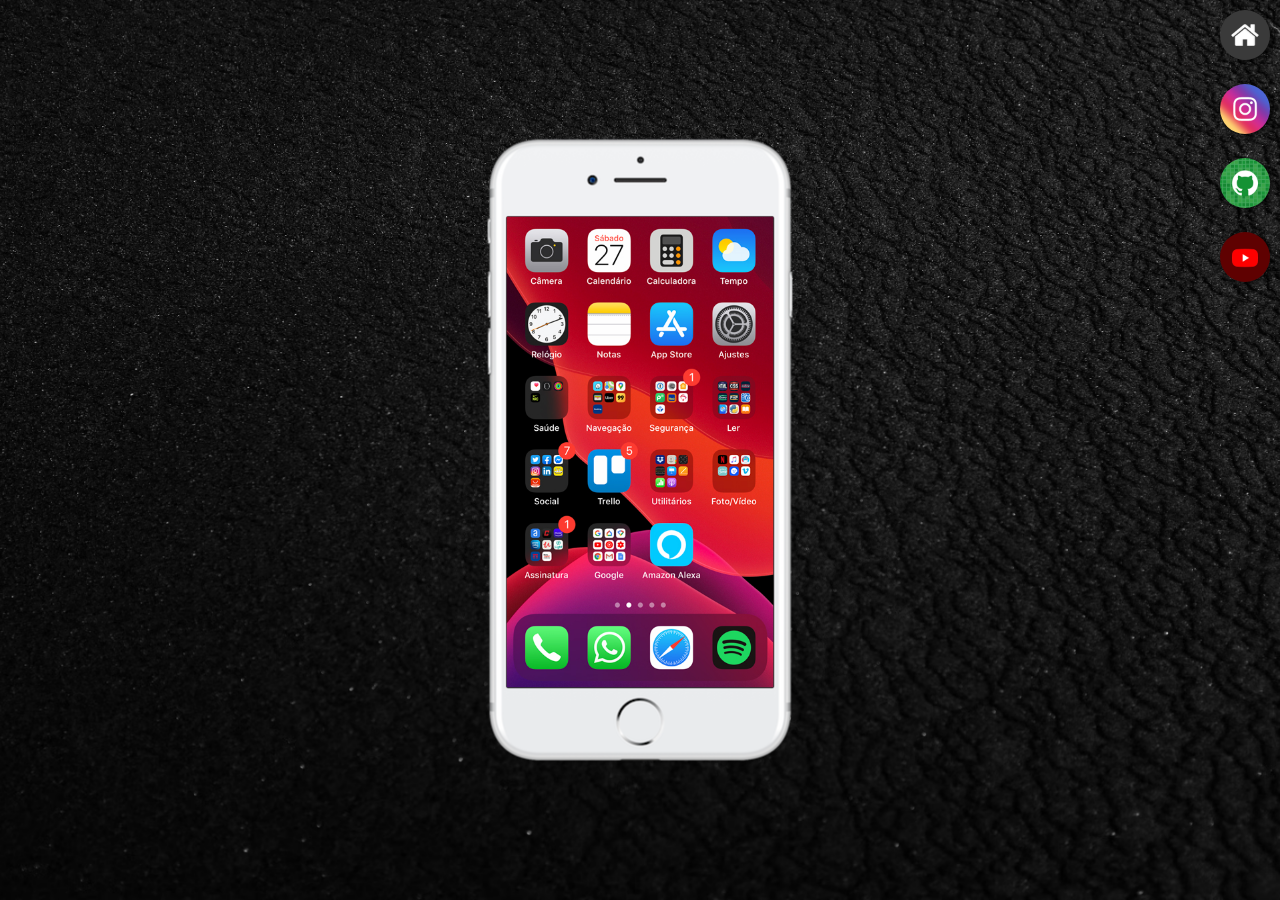
<file: index.html>
<!DOCTYPE html>
<html lang="pt-br">
<head>
    <meta charset="UTF-8">
    <meta name="viewport" content="width=device-width, initial-scale=1.0">

    <link rel="shortcut icon" href="imagens/favicon.ico" type="image/x-icon">

    <link rel="stylesheet" href="style.css">

    <title>Projeto Social</title>
</head>
<body>
    <main>

        <section id="CellPhone">

            <iframe src="home.html" name="tela" id="tela" frameborder="0">
                Seu navegador não é compativel com este tipo de mídia
            </iframe>
            
        </section>
        <section id="RedesSociais">

            <a href="home.html" target="tela">

                <img src="imagens/usaveis/logo-home.jpg" alt="jpg" id="tela-home">

            </a> <br>

            <a href="instagram.html" target="tela">

                <img src="imagens/usaveis/logo-instagram.jpg" alt="jpg">

            </a> <br>
            <a href="git.html" target="tela">

                <img src="imagens/usaveis/logo-github.jpg" alt="jpg">

            </a> <br>
            <a href="youtube.html" target="tela">

                <img src="imagens/usaveis/logo-youtube.jpg" alt="jpg">

            </a>

        </section>

    </main>
</body>
</html>
</file>
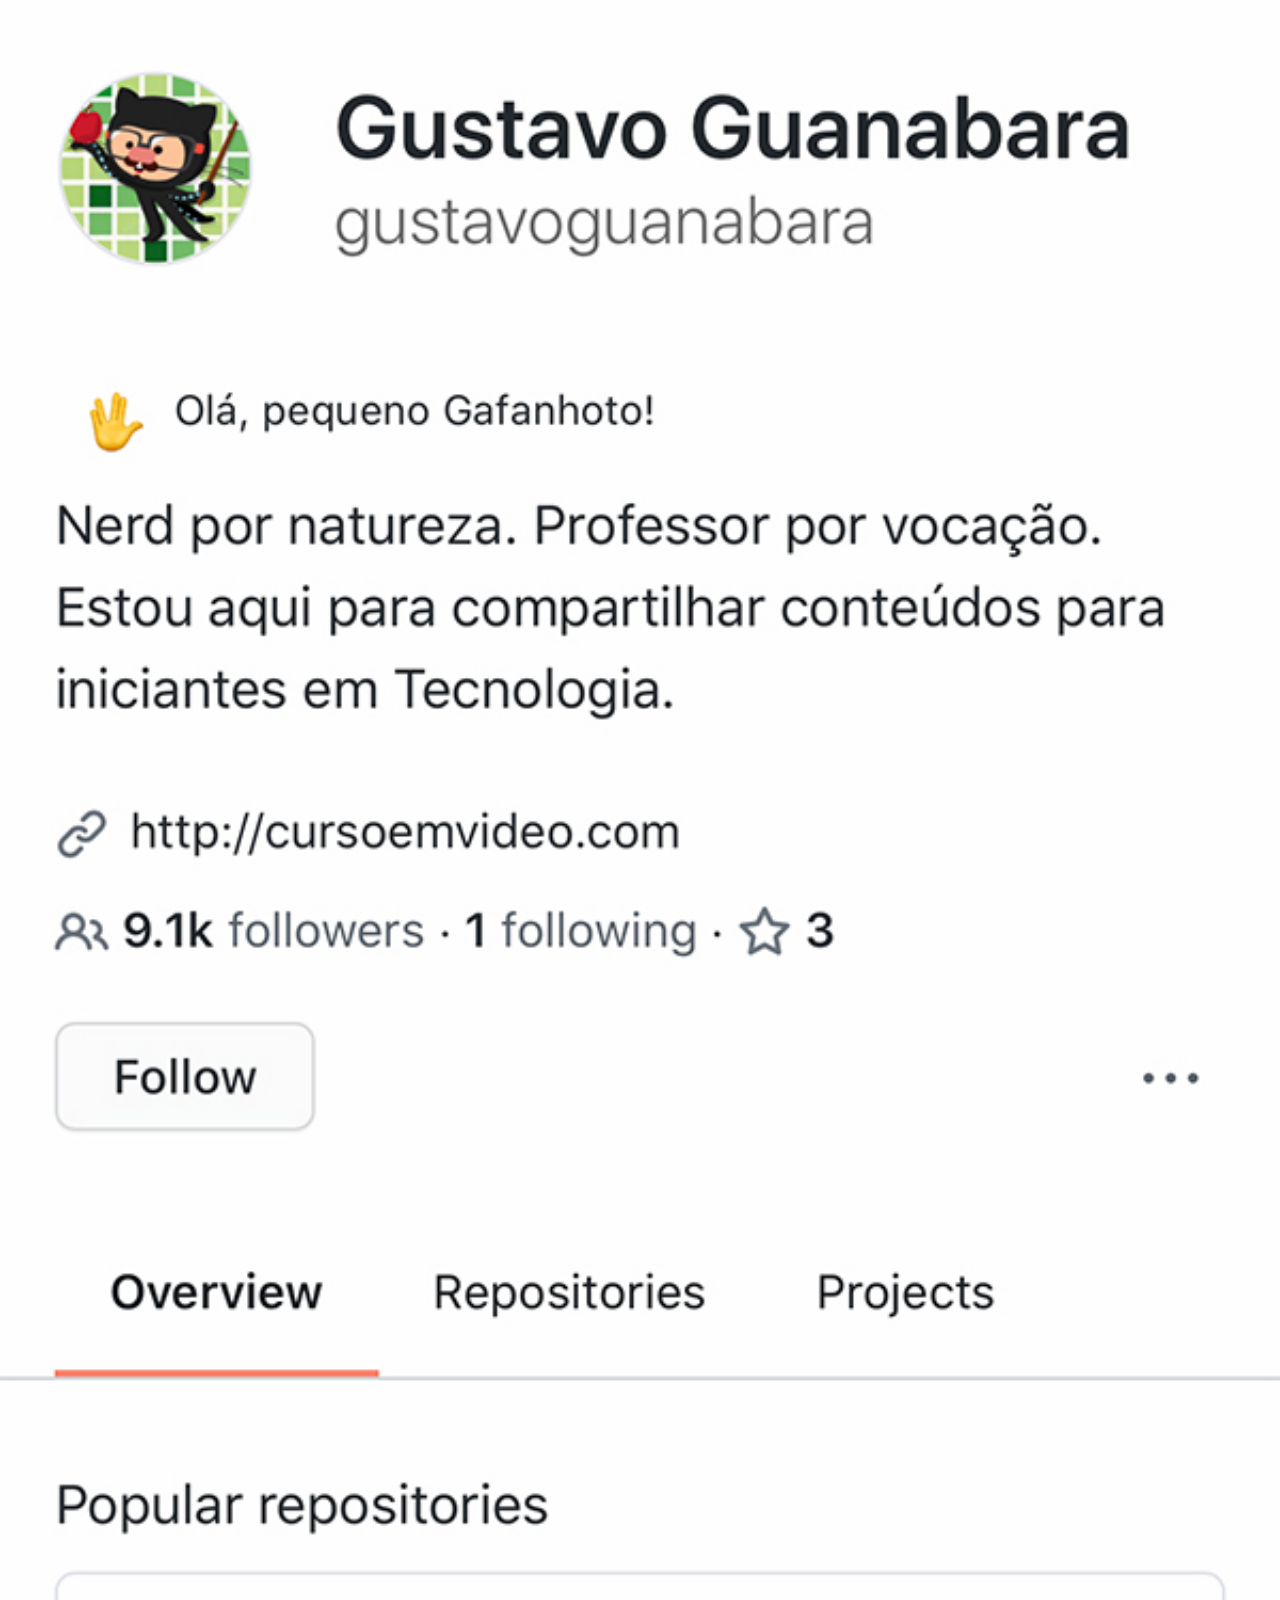
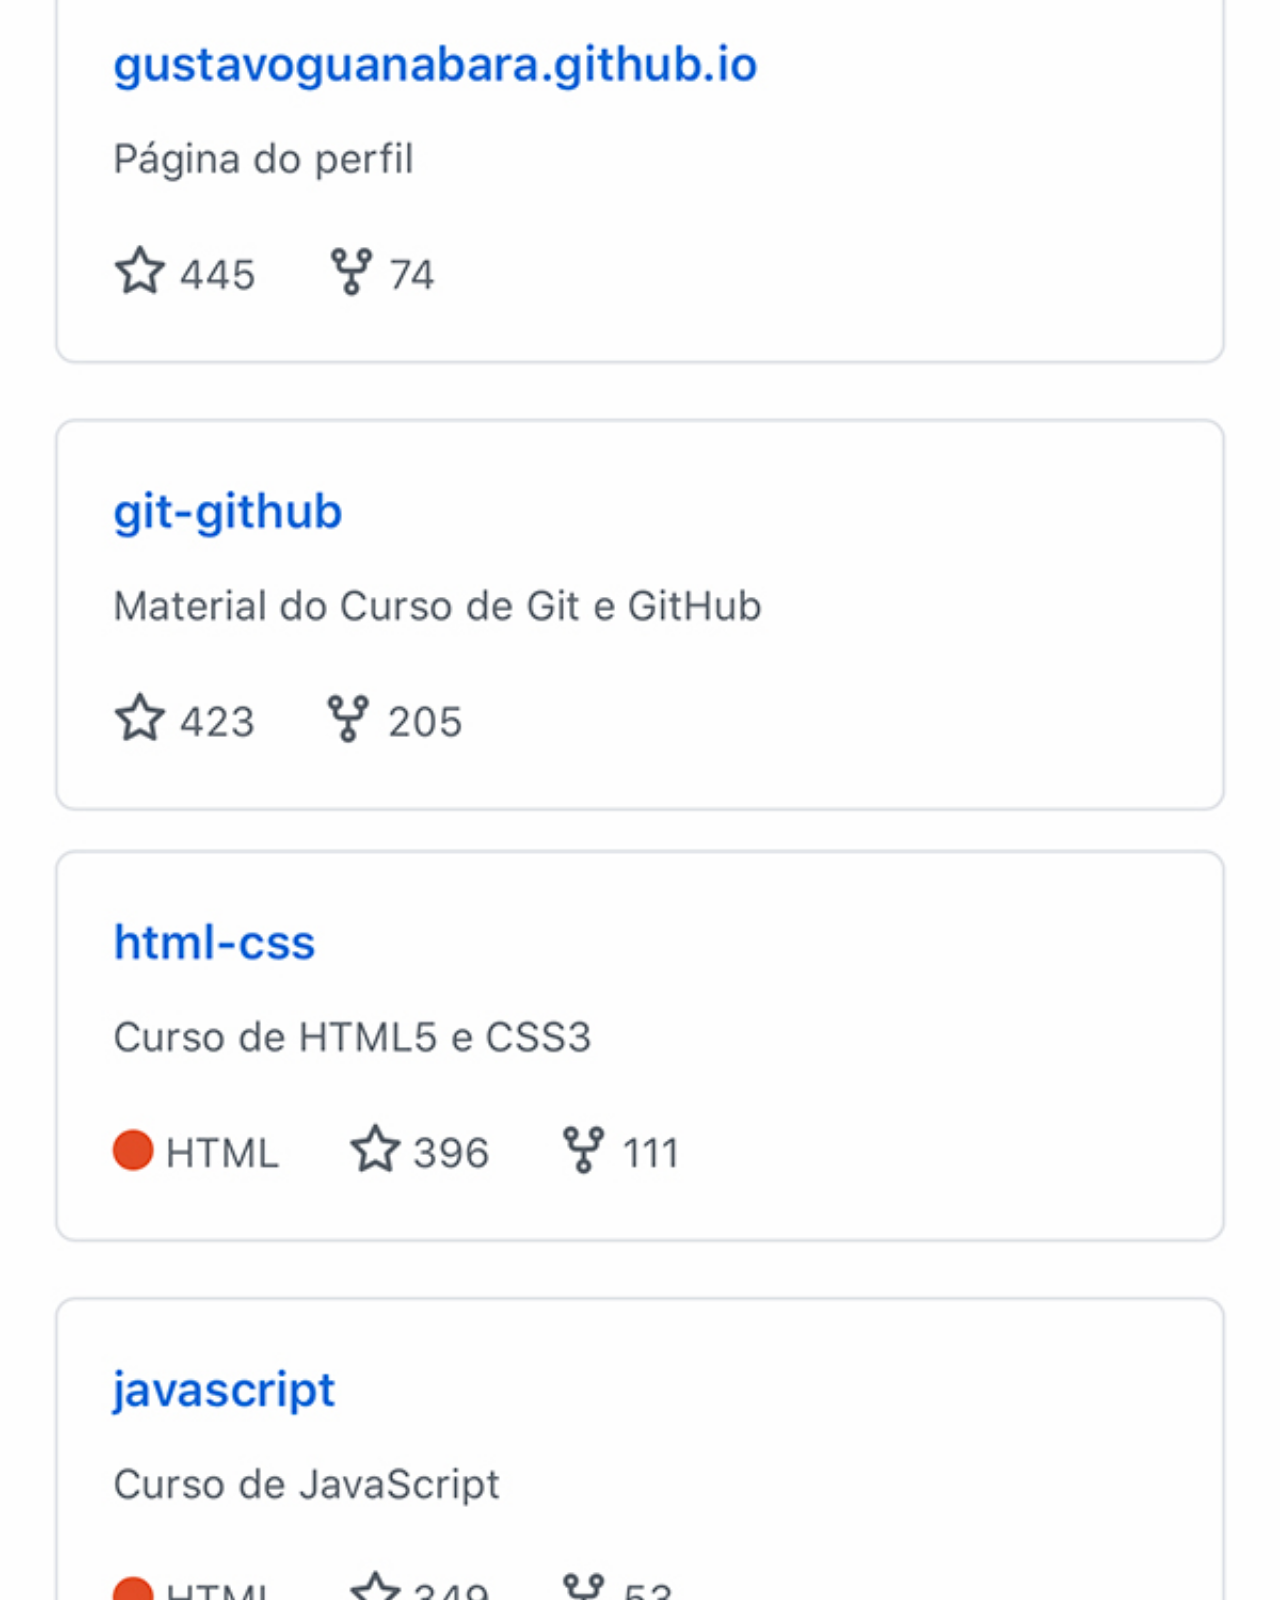
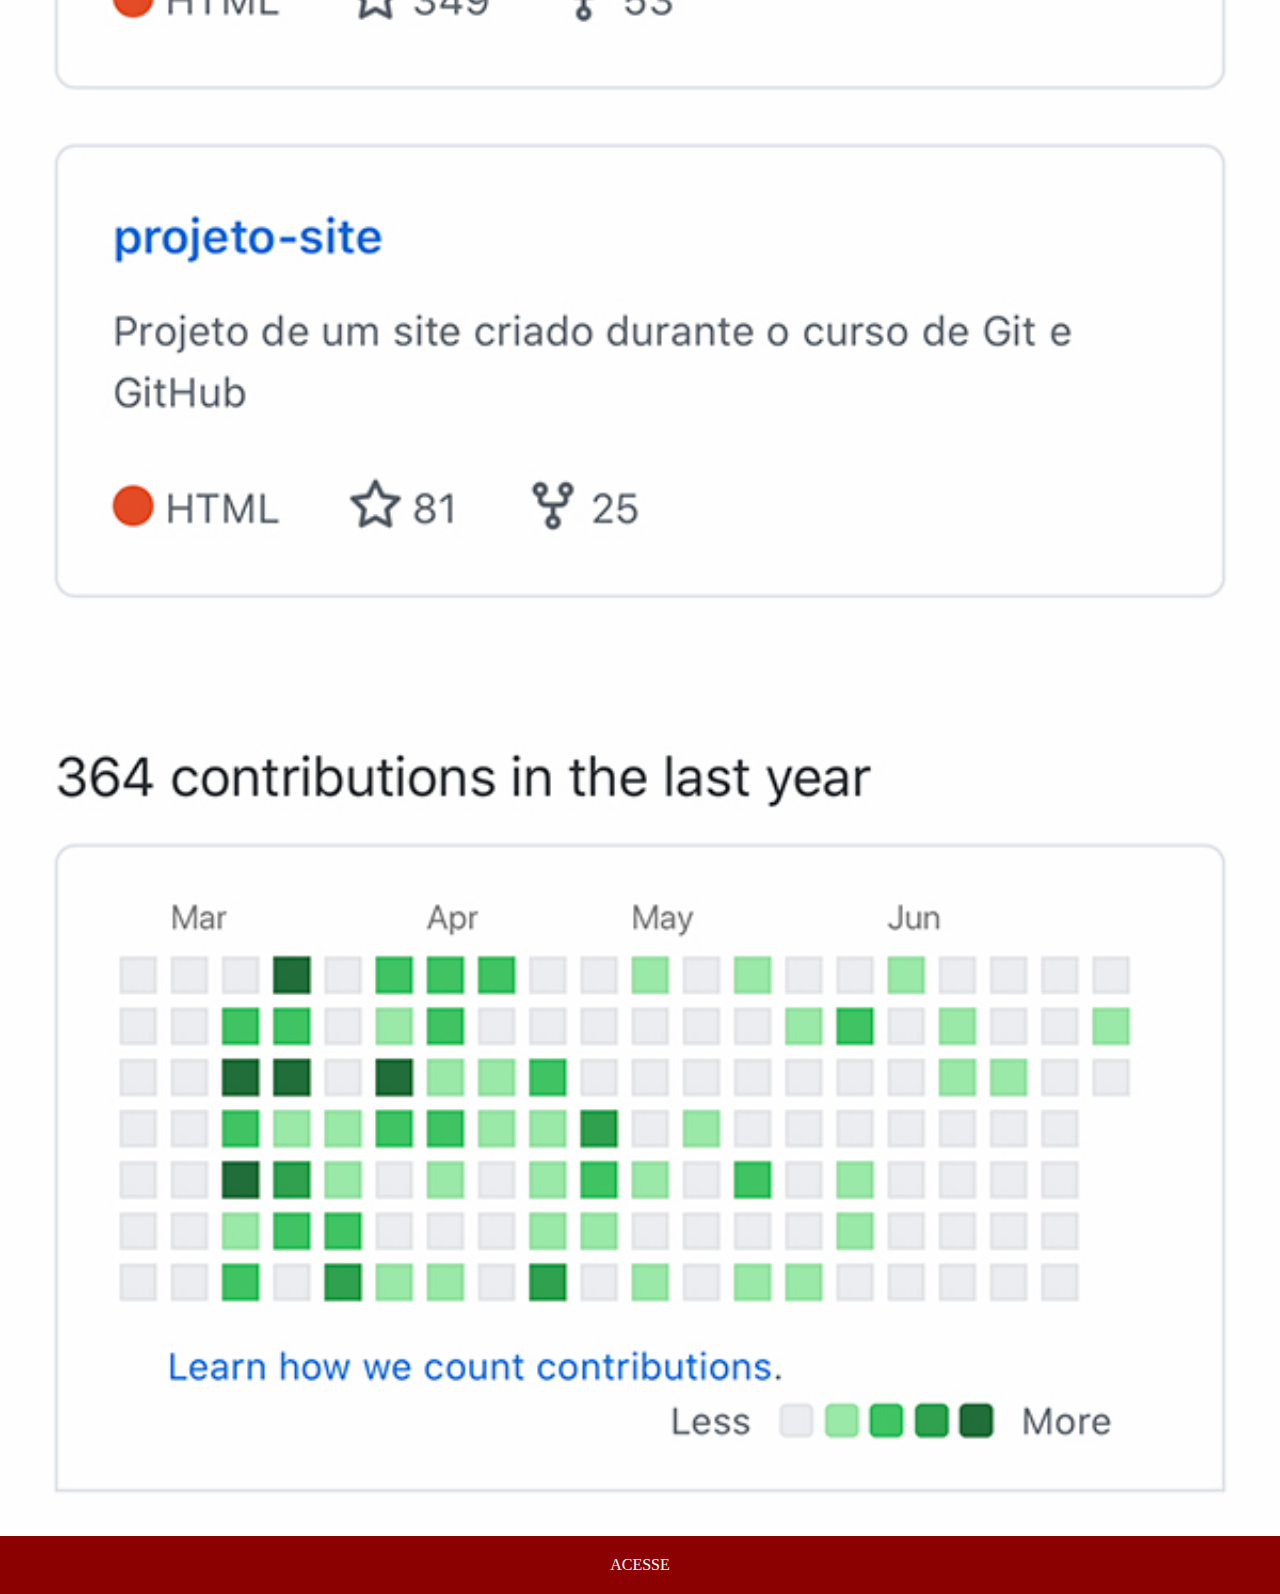
<file: git.html>
<!DOCTYPE html>
<html lang="pt-br">
<head>
    <meta charset="UTF-8">
    <meta name="viewport" content="width=device-width, initial-scale=1.0">
    <title>GitHub</title>
</head>
<style>
            ::-webkit-scrollbar{
            width: 0px;
            height: 0px;
        }

        *{
            margin: 0px;
            padding: 0px;
        }

        img{
            width: 100vw;
        }

        a{
            display: block;
            text-align: center;
            text-decoration: none;
            font-size: bolder;
            color: white;
            background-color: darkred;
            padding: 20px;
        }

        a:hover{
            color: black;
        }
</style>
<body>
    <img src="imagens/usaveis/tela-github.jpg" alt="jpg">
    <a href="">ACESSE</a>
</body>
</html>
</file>
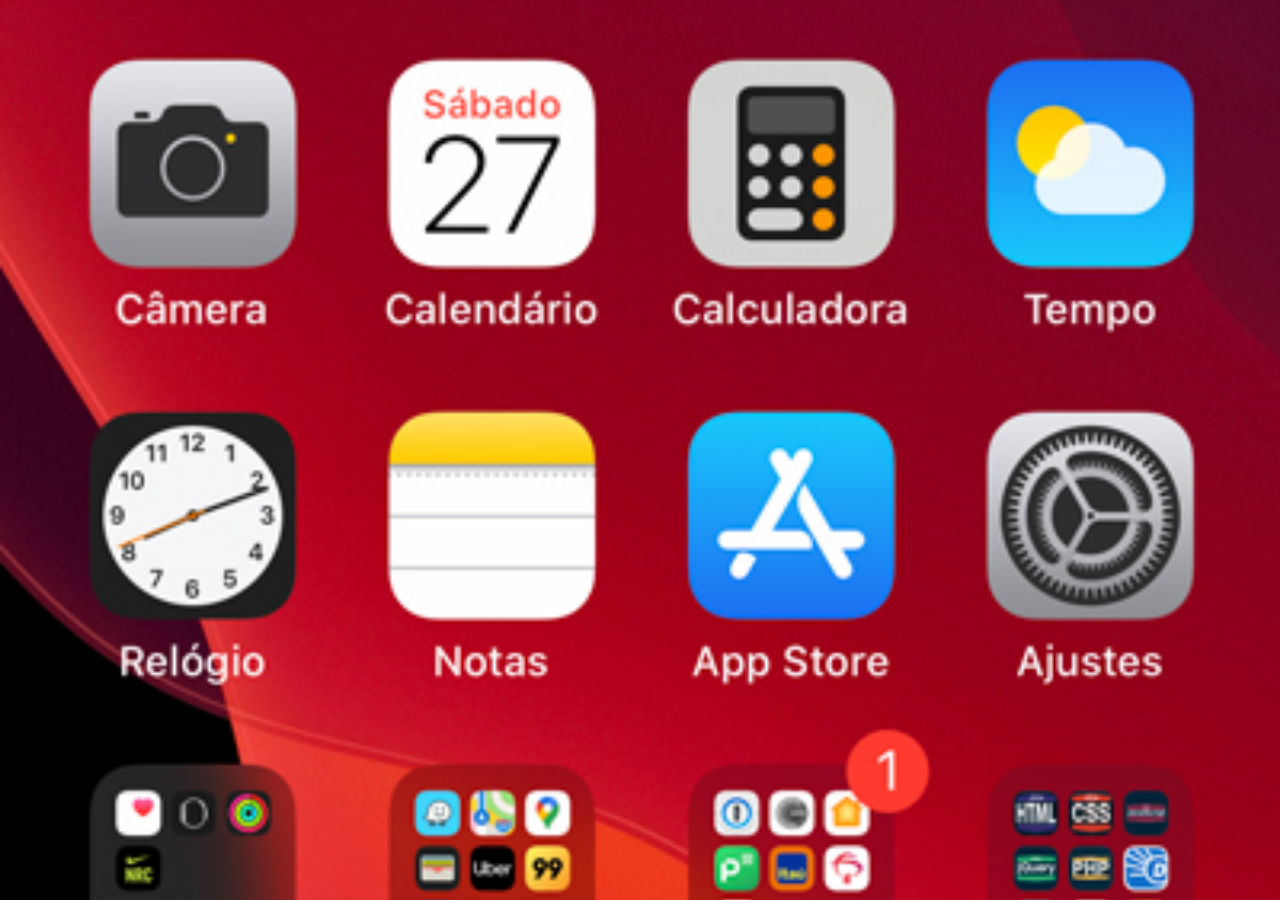
<file: home.html>
<!DOCTYPE html>
<html lang="pt-br">
<head>
    <meta charset="UTF-8">
    <meta name="viewport" content="width=device-width, initial-scale=1.0">
    <title>Home</title>
</head>
<style>
    *{
        margin: 0px;
        padding: 0px;
    }

    body{
        height: 100vh;
        width: 100vw;
        background: black url(imagens/usaveis/tela-home.jpg) no-repeat top center;
        background-size: cover;
    }
</style>
<body>
    
</body>
</html>
</file>
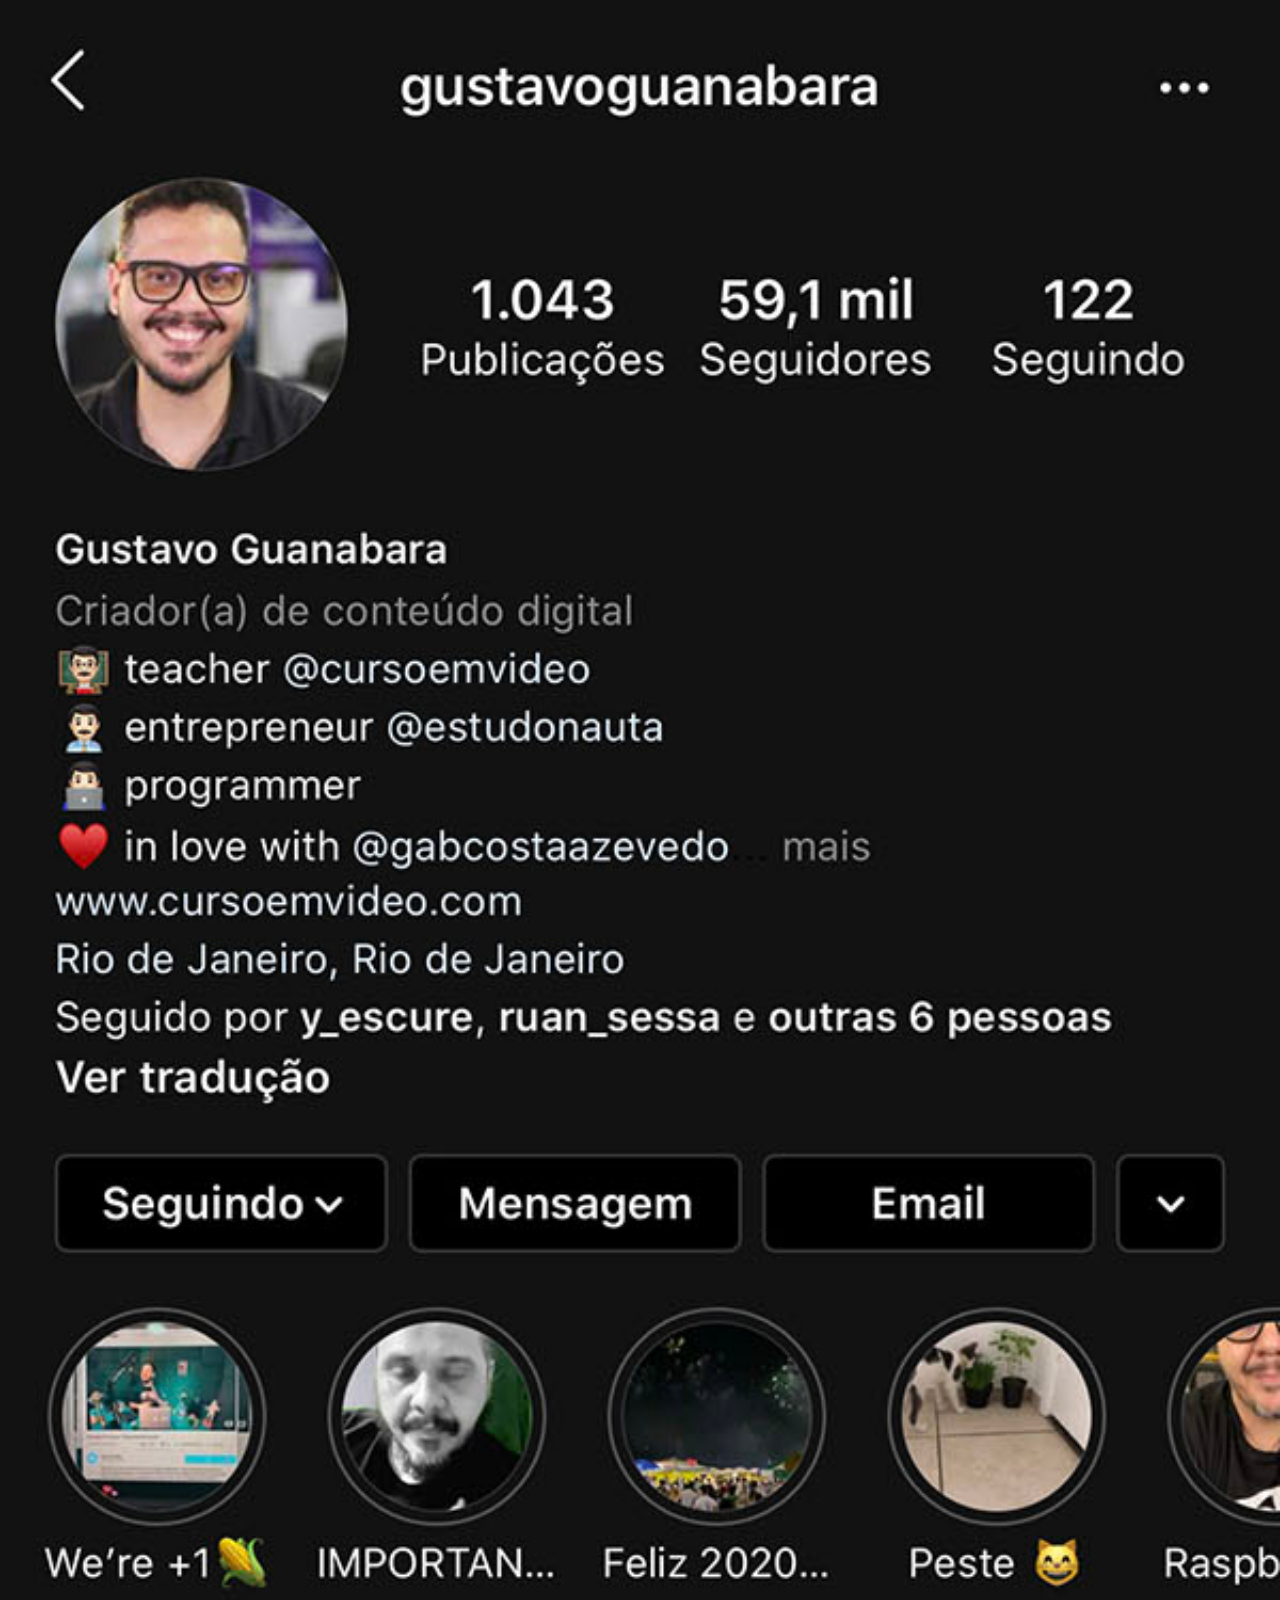
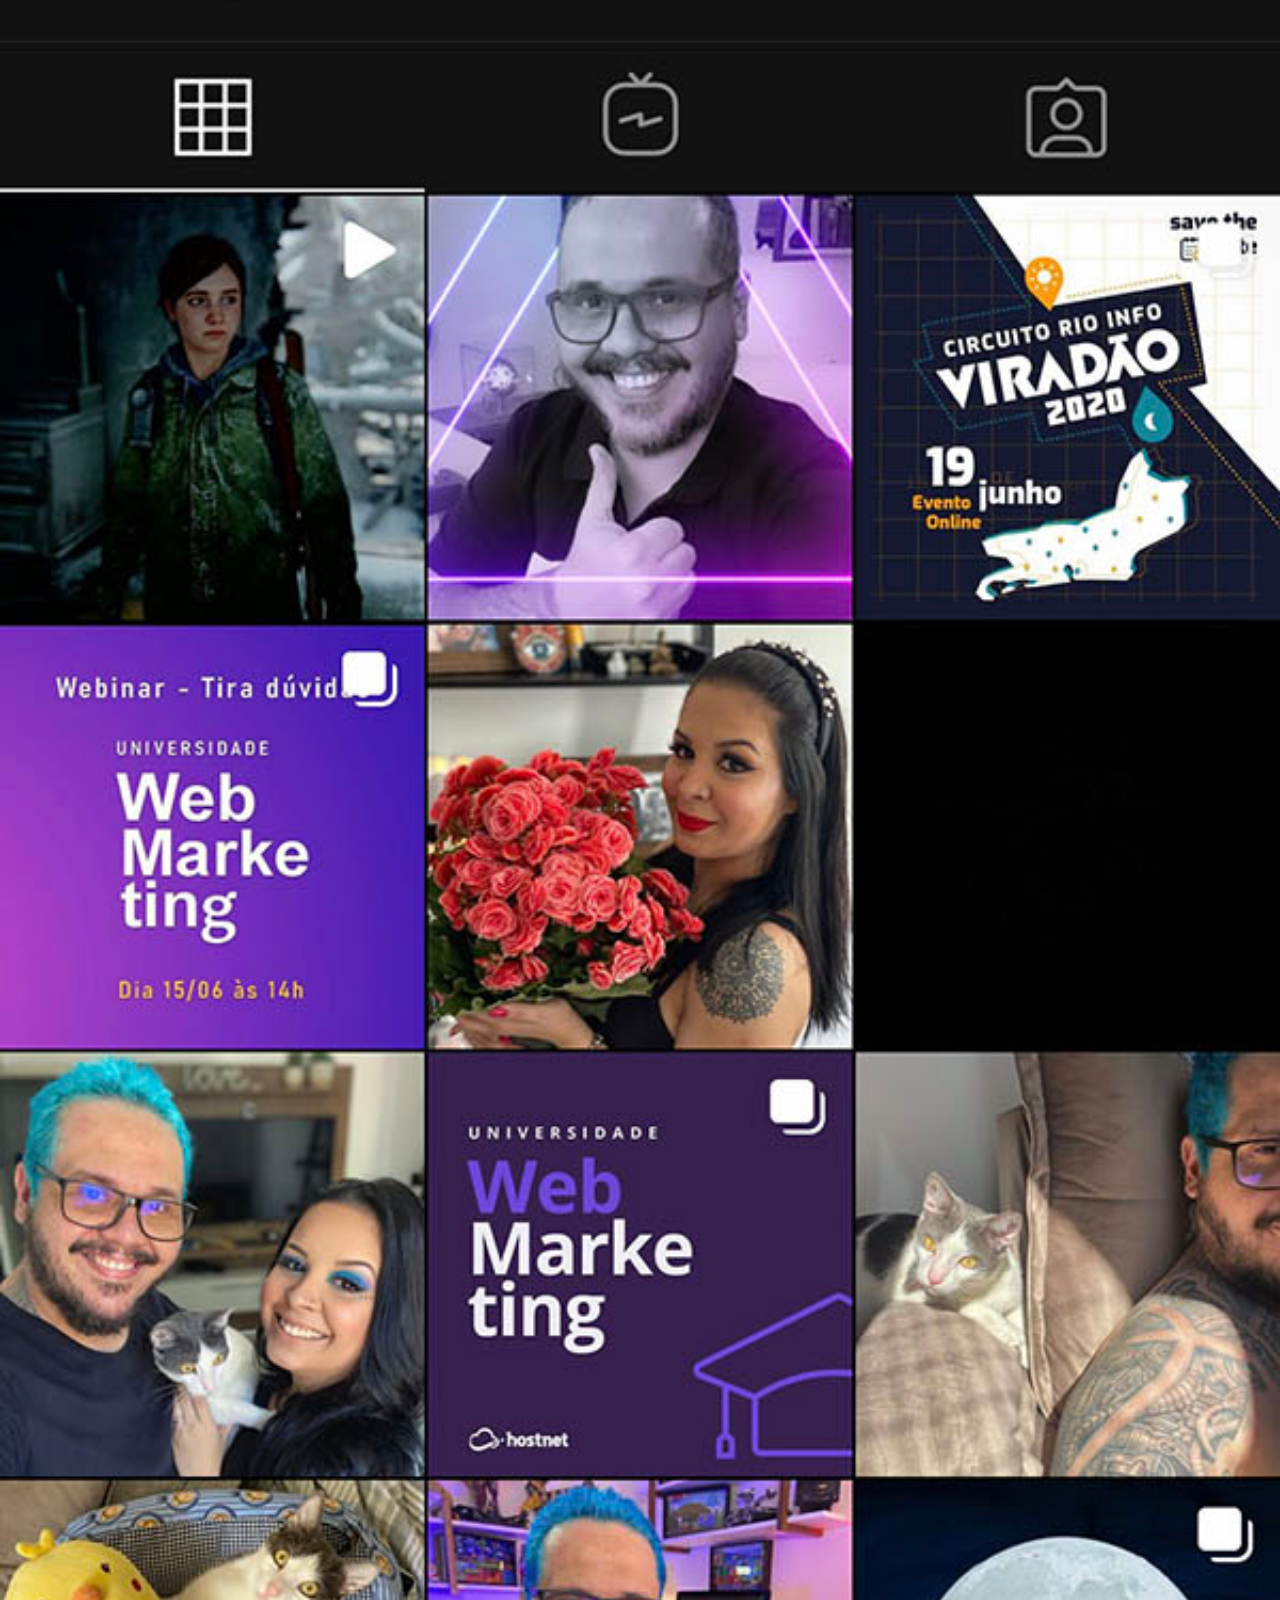
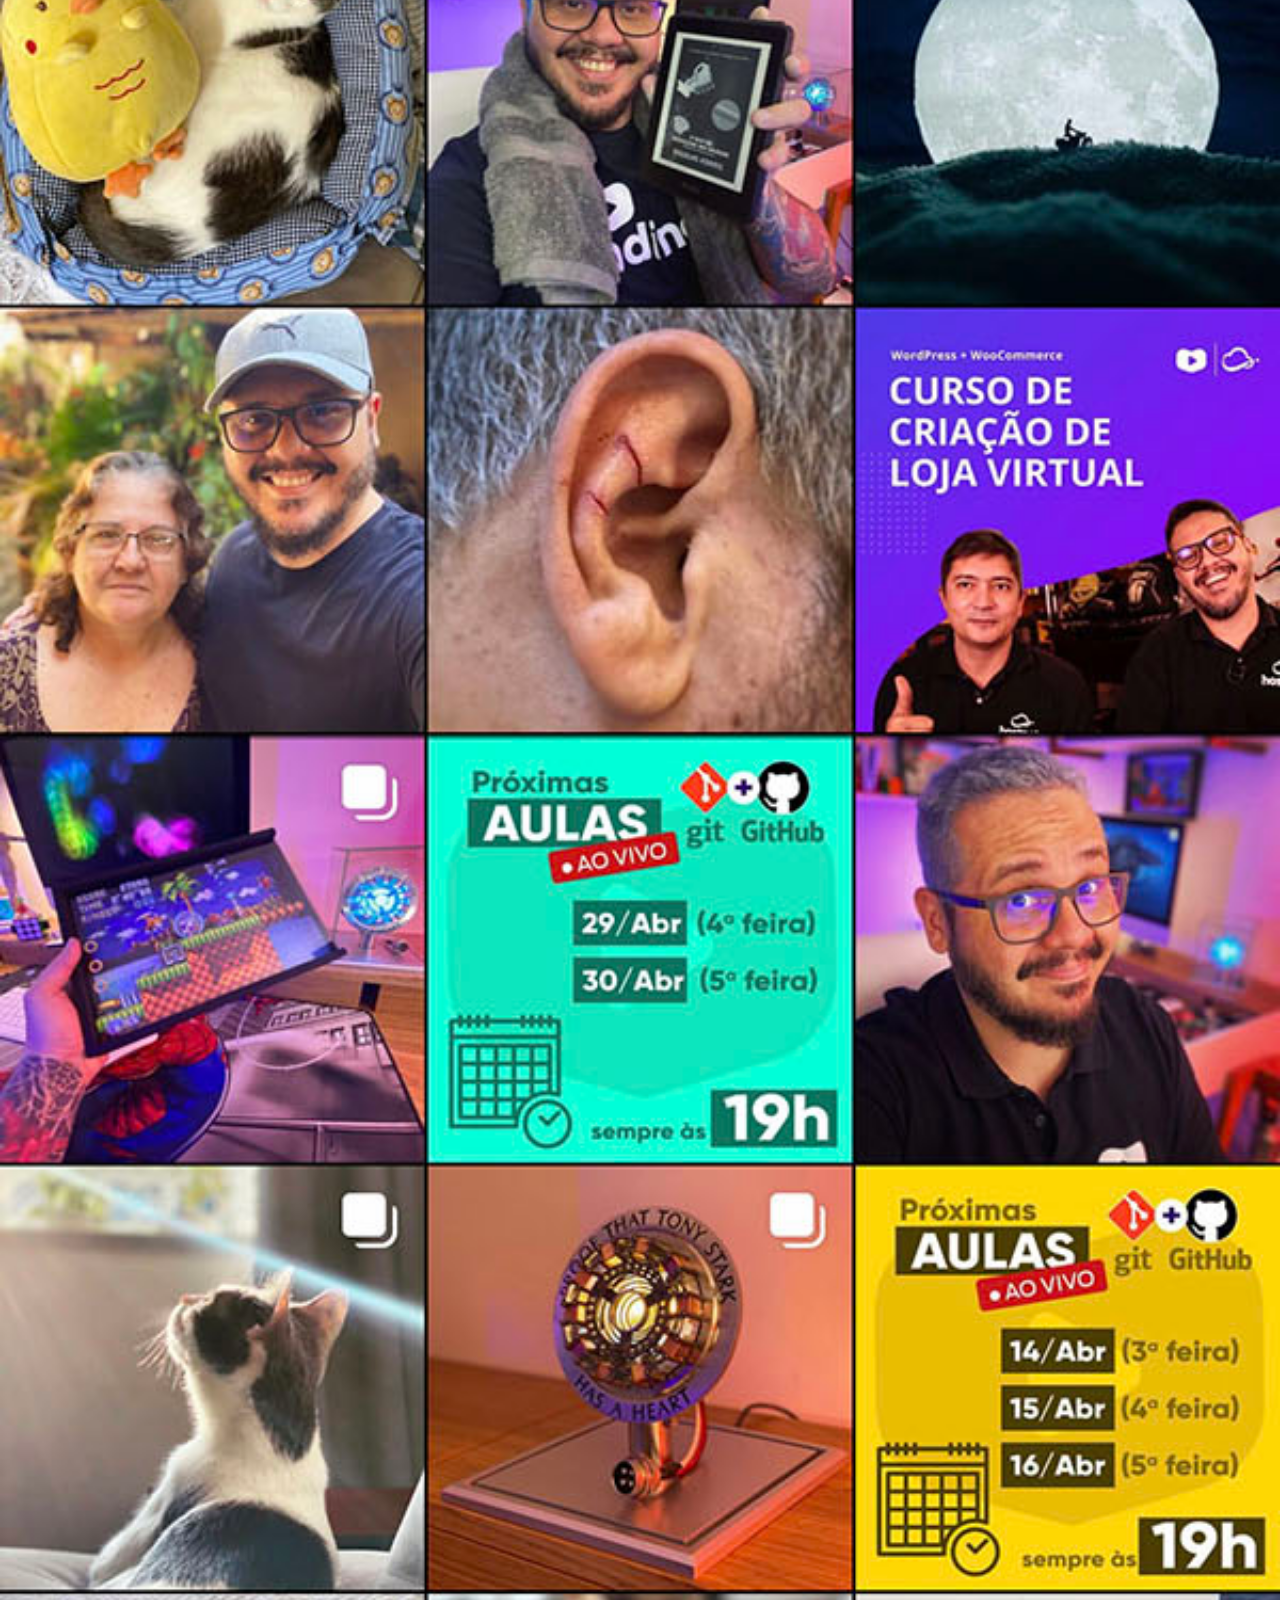
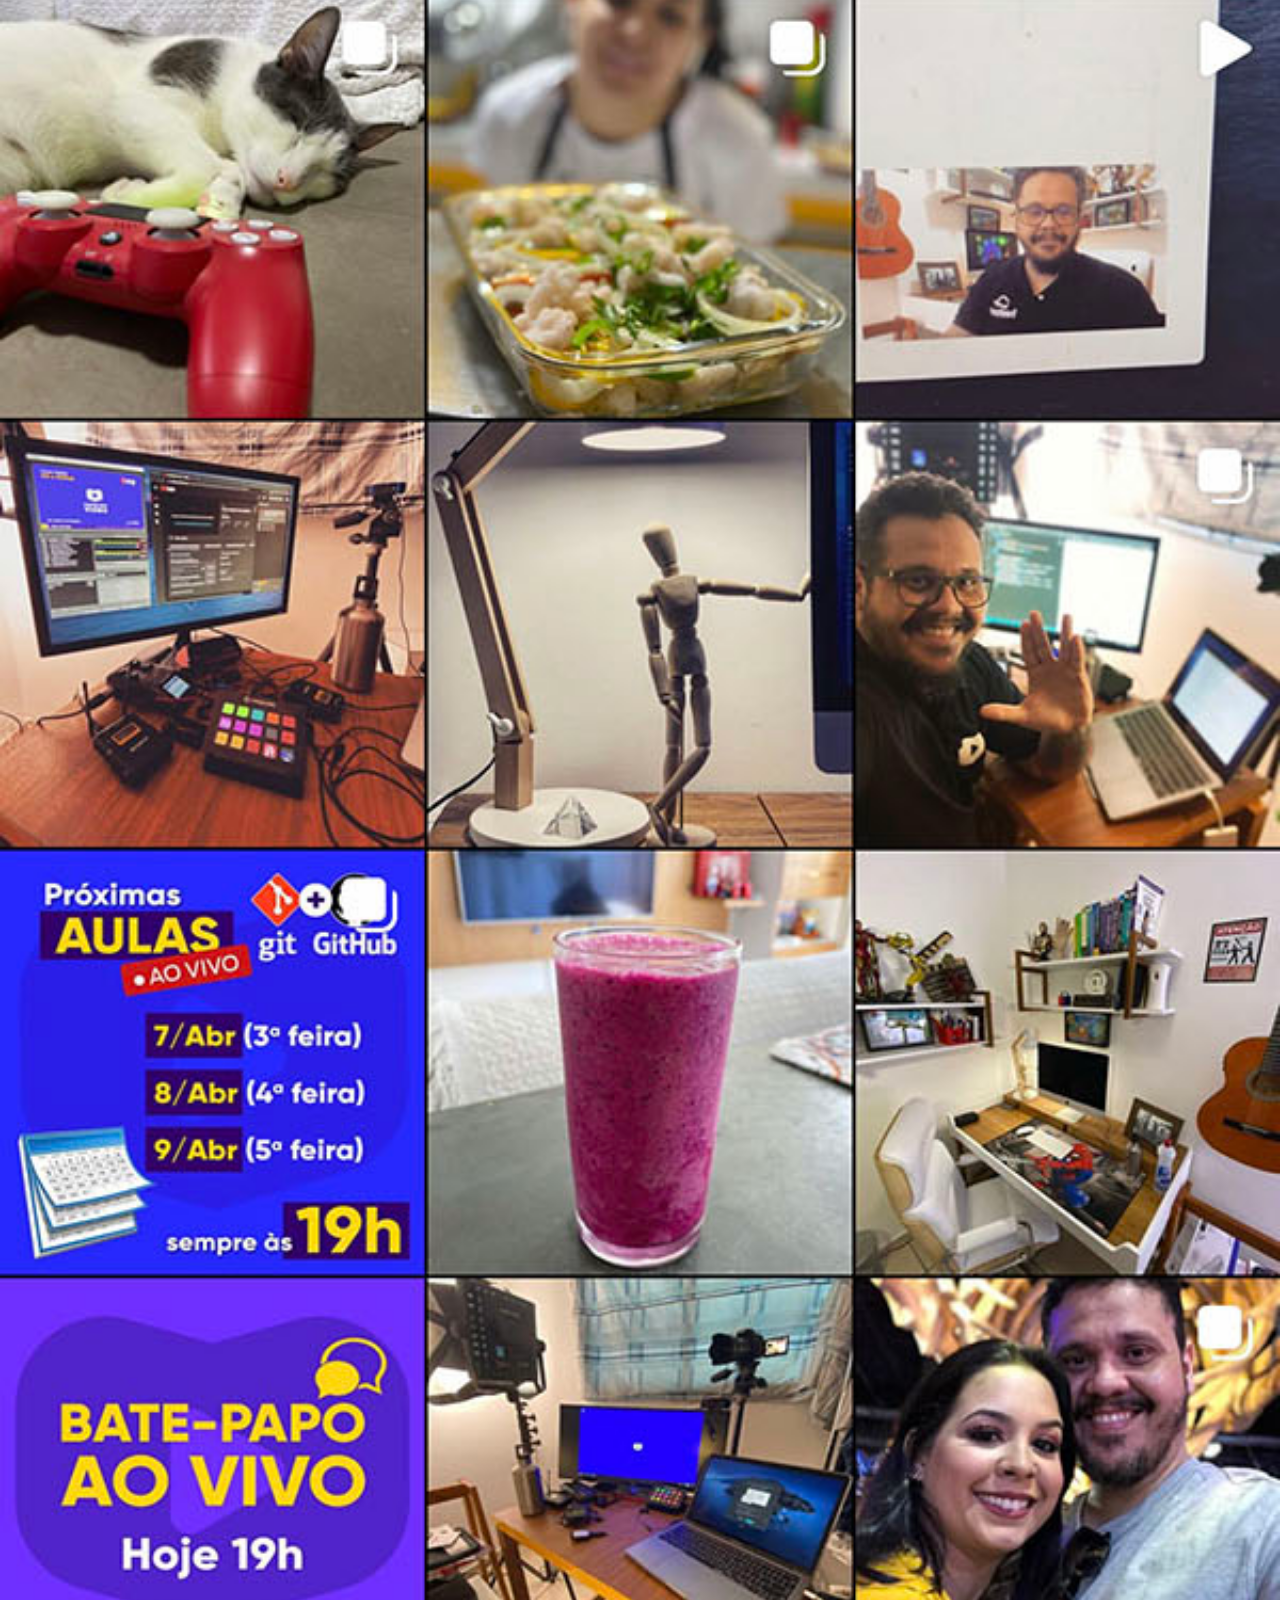
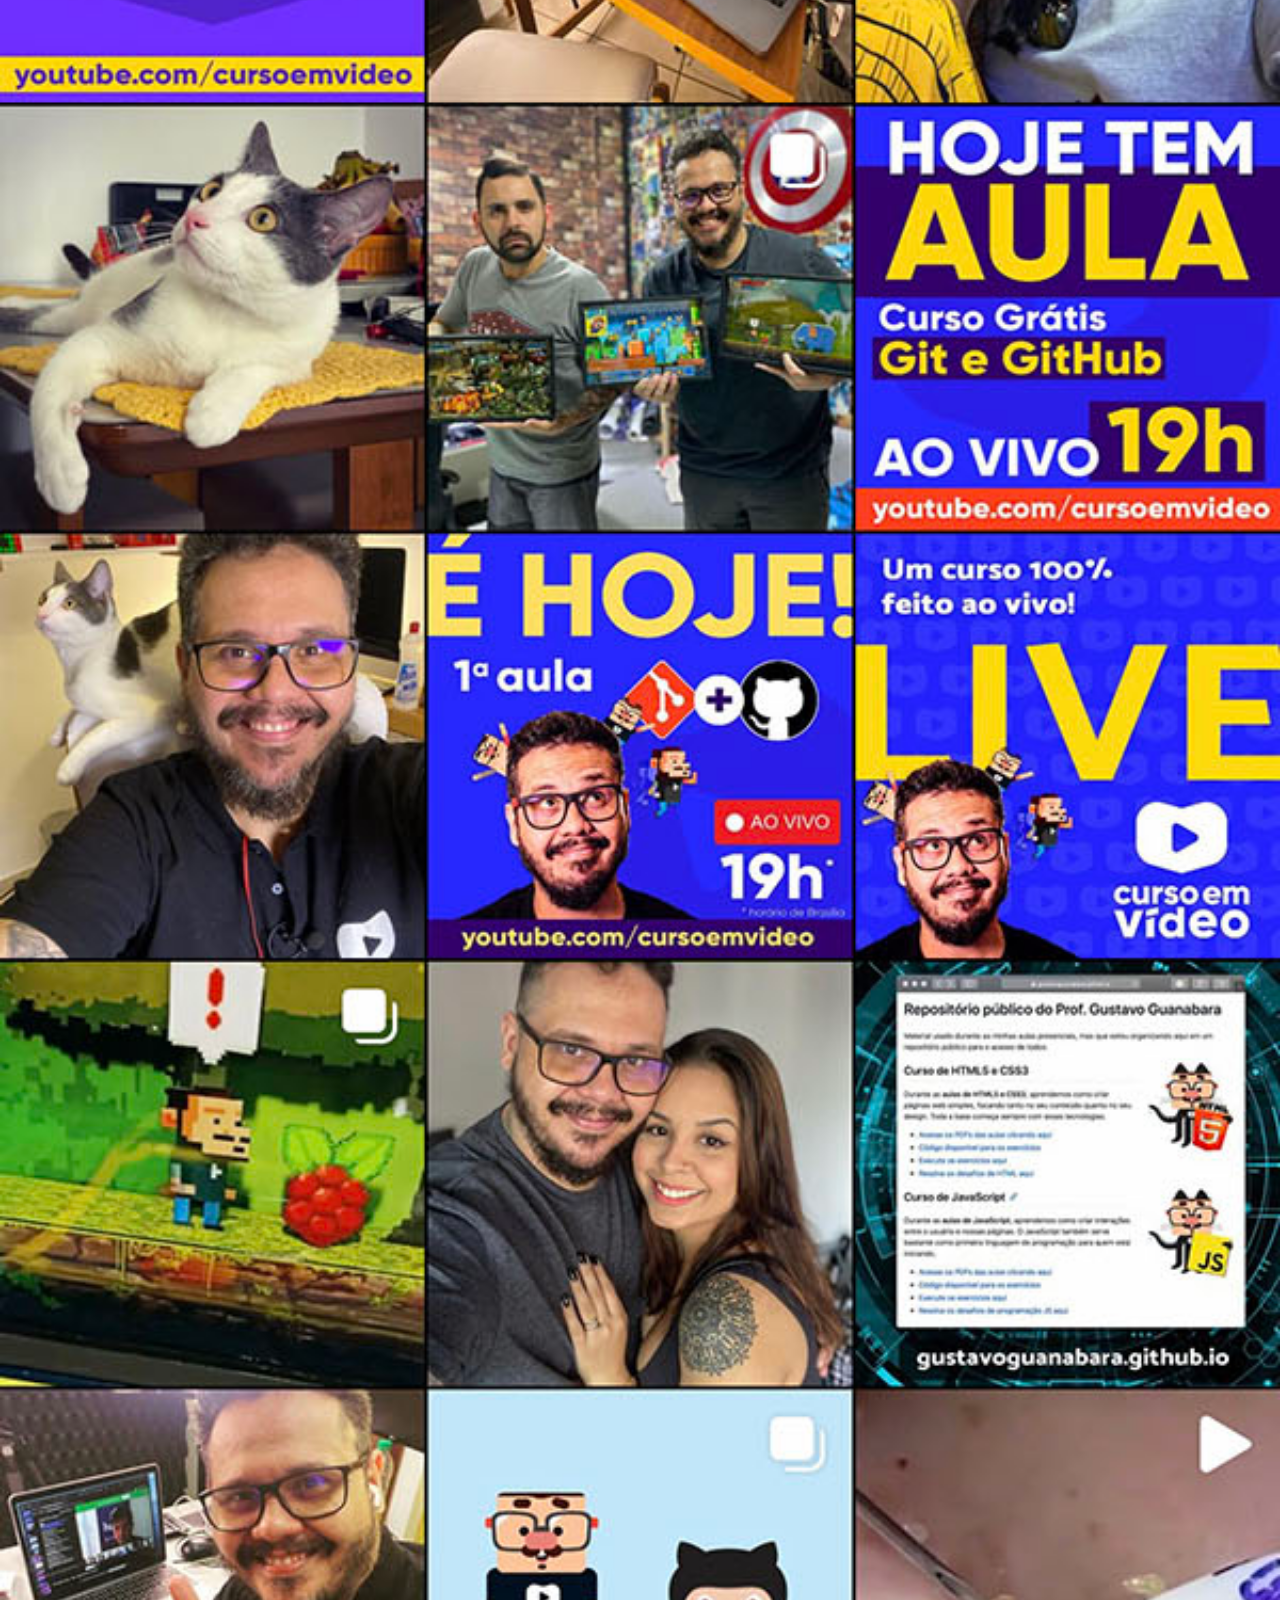
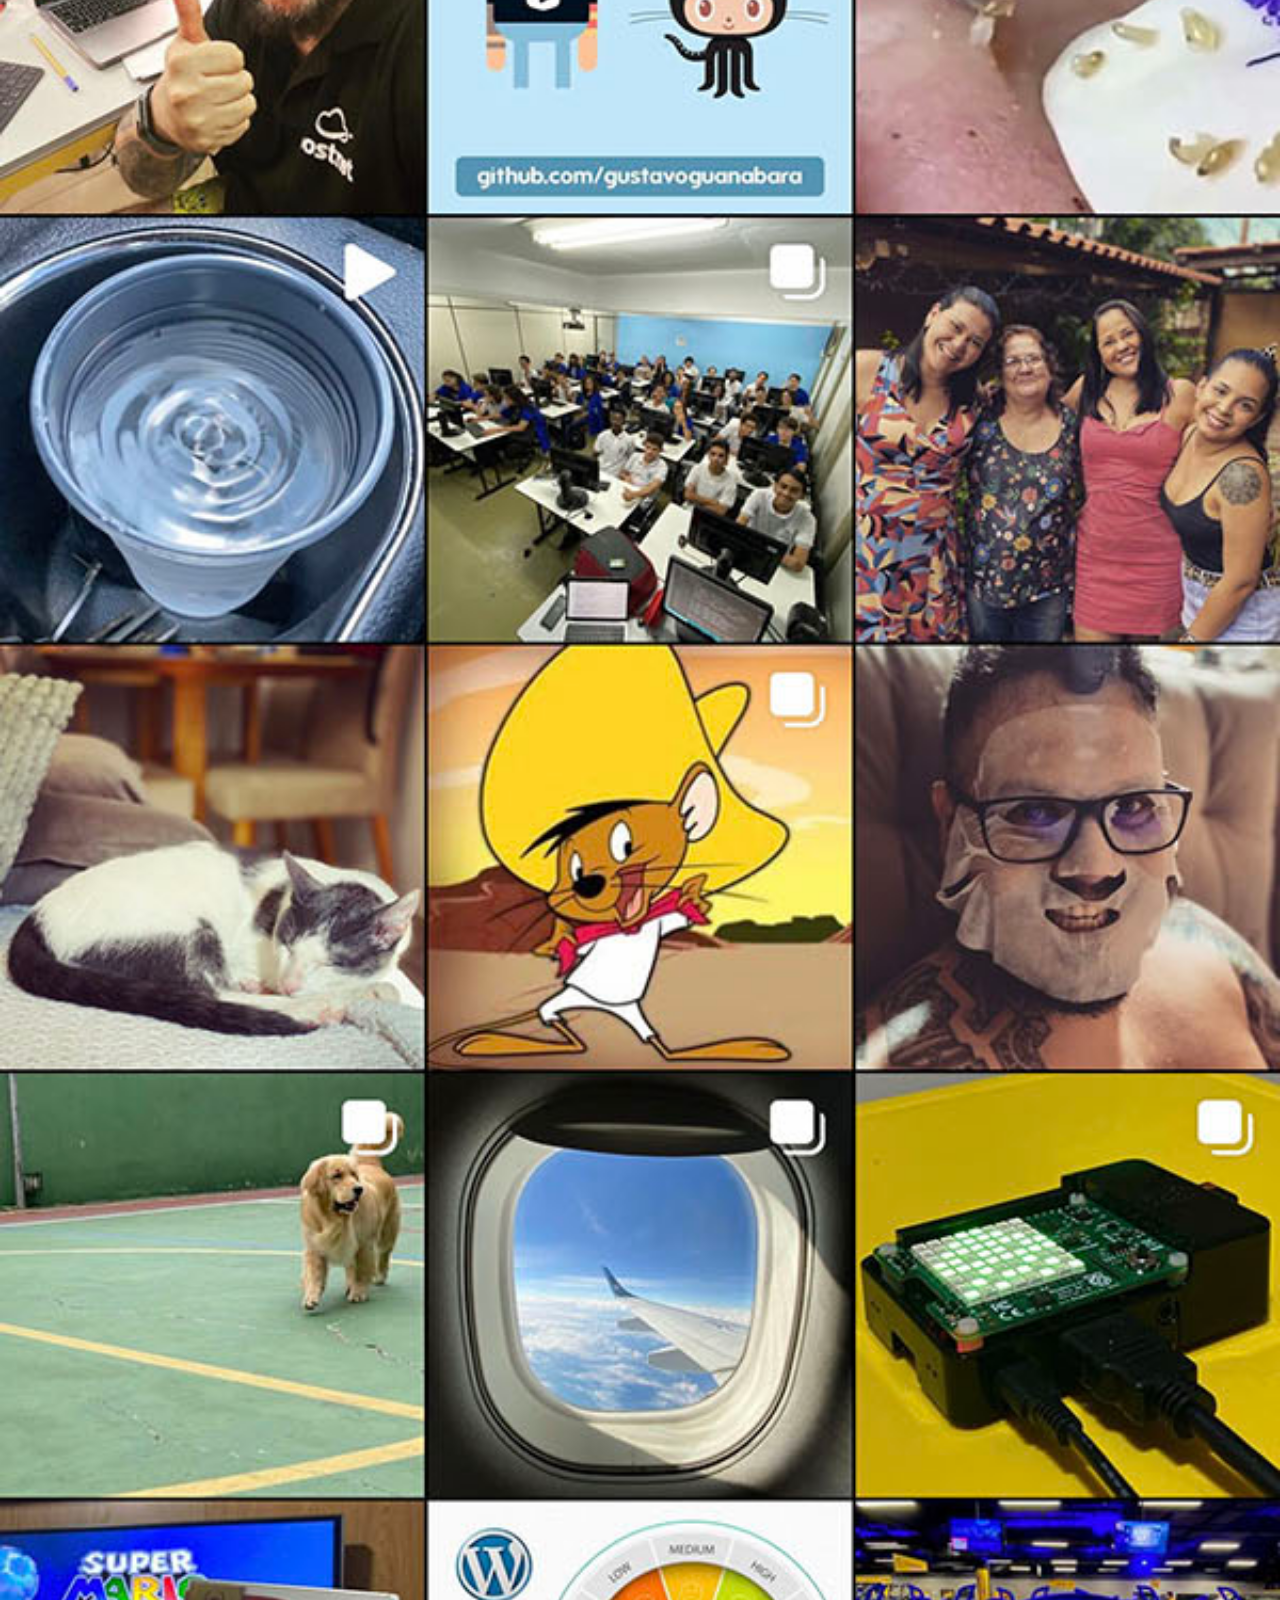
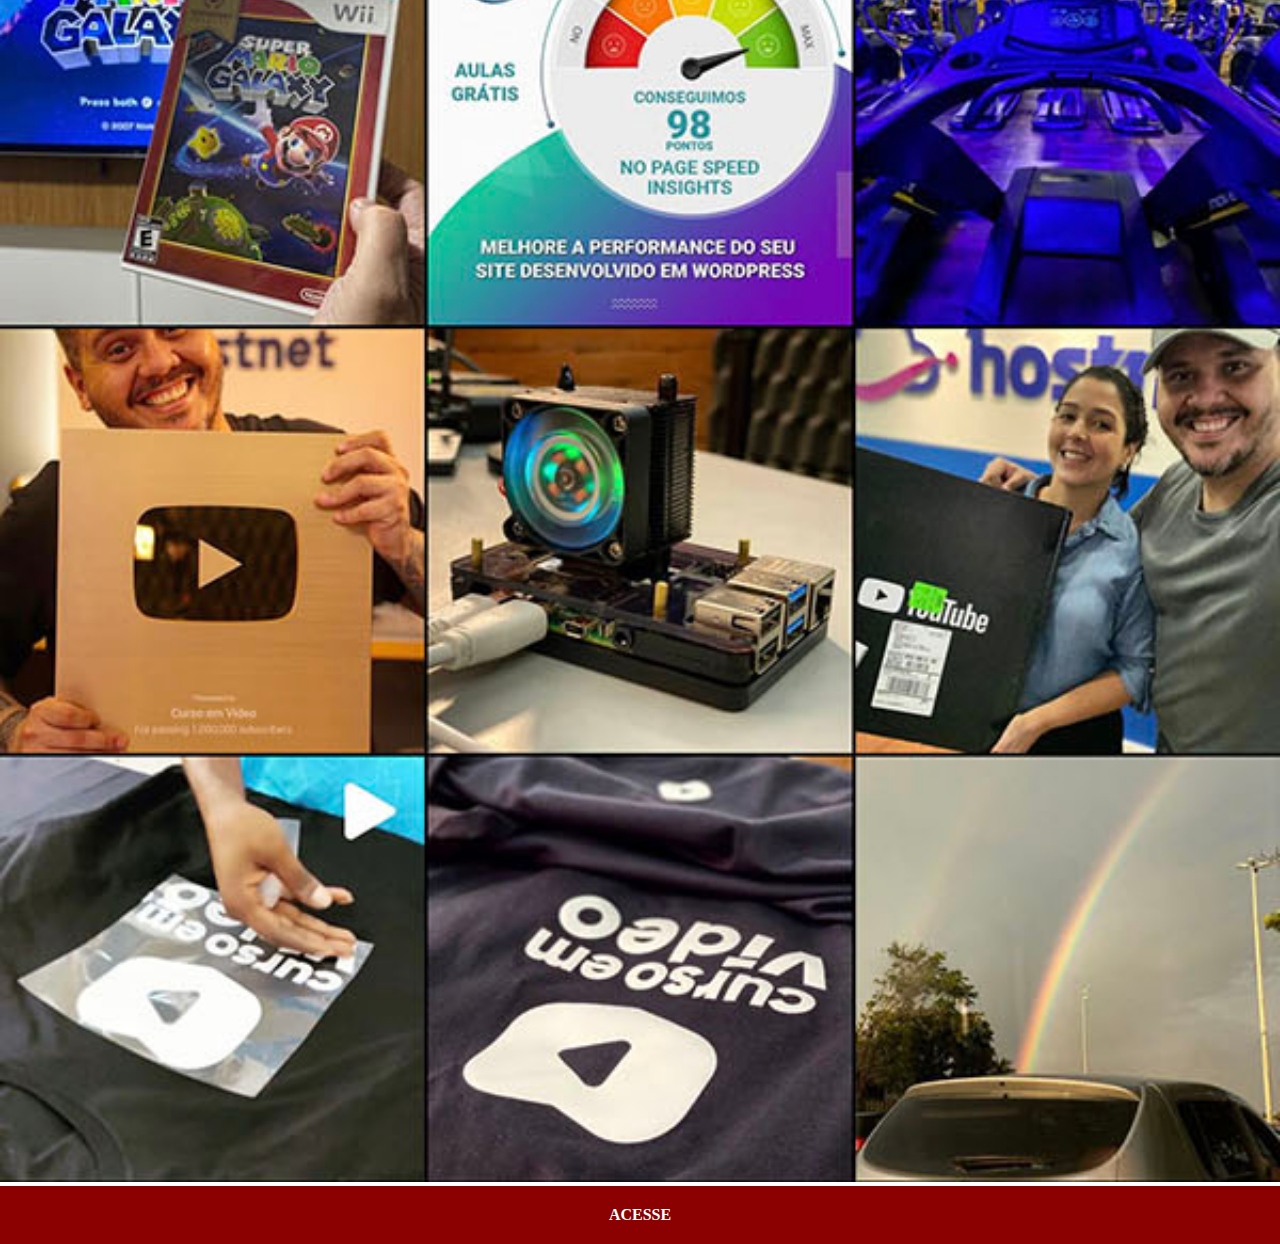
<file: instagram.html>
<!DOCTYPE html>
<html lang="pt-br">
<head>
    <meta charset="UTF-8">
    <meta name="viewport" content="width=device-width, initial-scale=1.0">
    <title>logo-instagram</title>
</head>
<style>
        ::-webkit-scrollbar{
            width: 0px;
            height: 0px;
        }

        *{
            margin: 0px;
            padding: 0px;
        }

        img{
            width: 100vw;
        }

        a{
            display: block;
            text-align: center;
            text-decoration: none;
            font-weight: bolder;
            padding: 20px;
            color: white;
            background-color: darkred;
        }

        a:hover{
            color: black;
        }

</style>
<body>
    <img src="imagens/usaveis/tela-instagram.jpg" alt="jpg">
    <a href="">ACESSE</a>
</body>
</html>
</file>
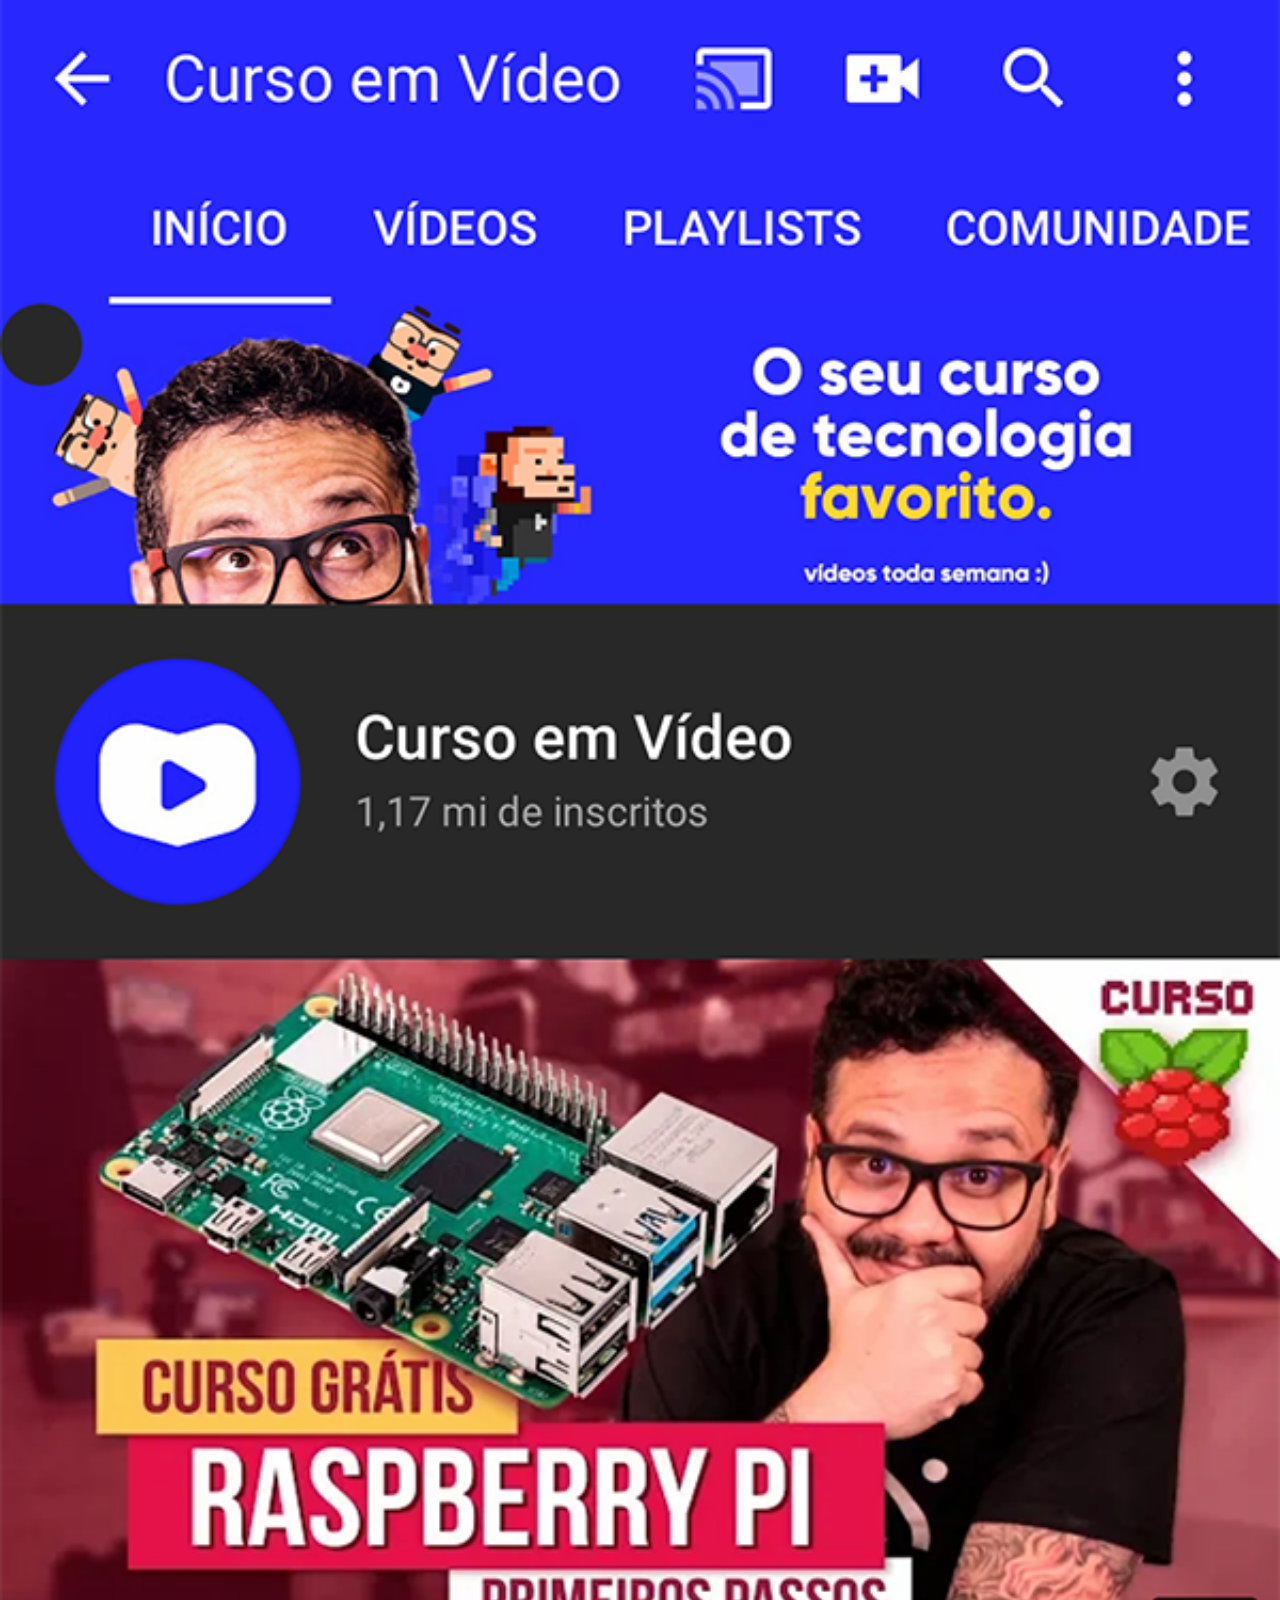
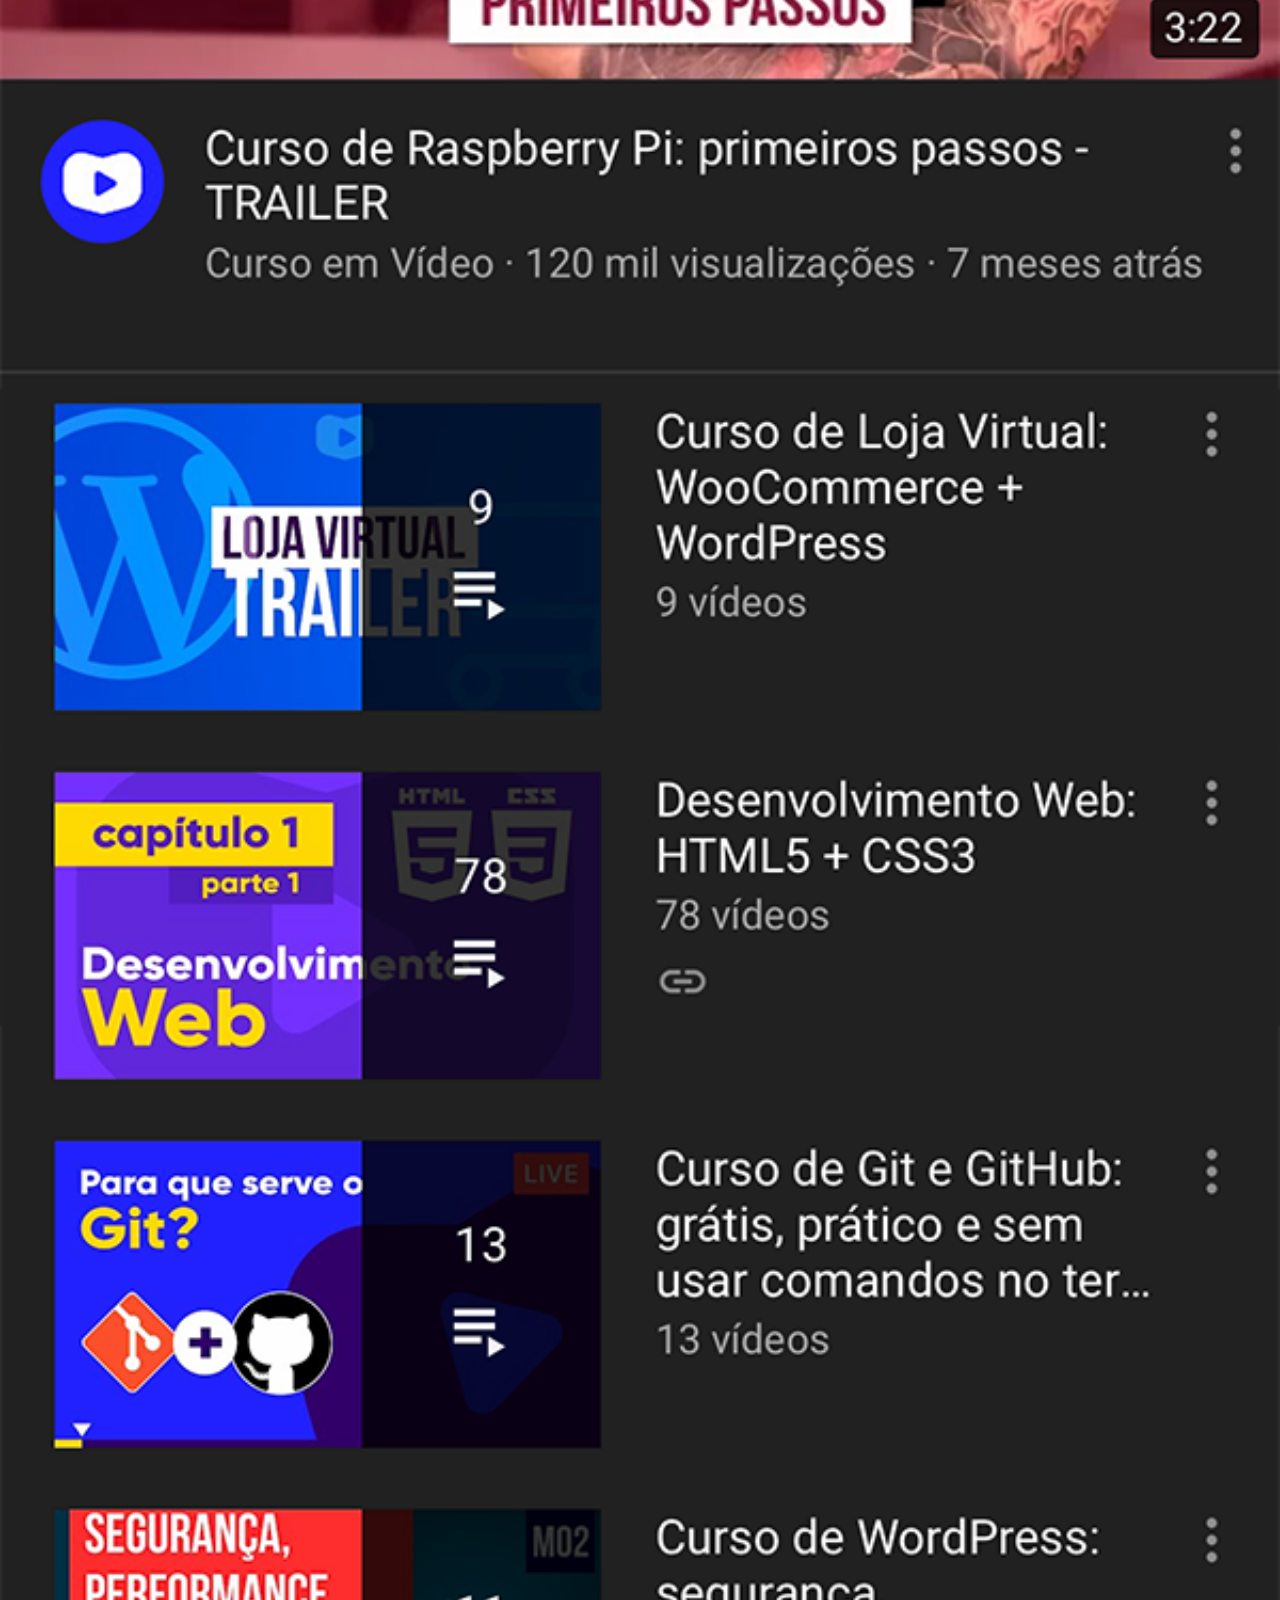
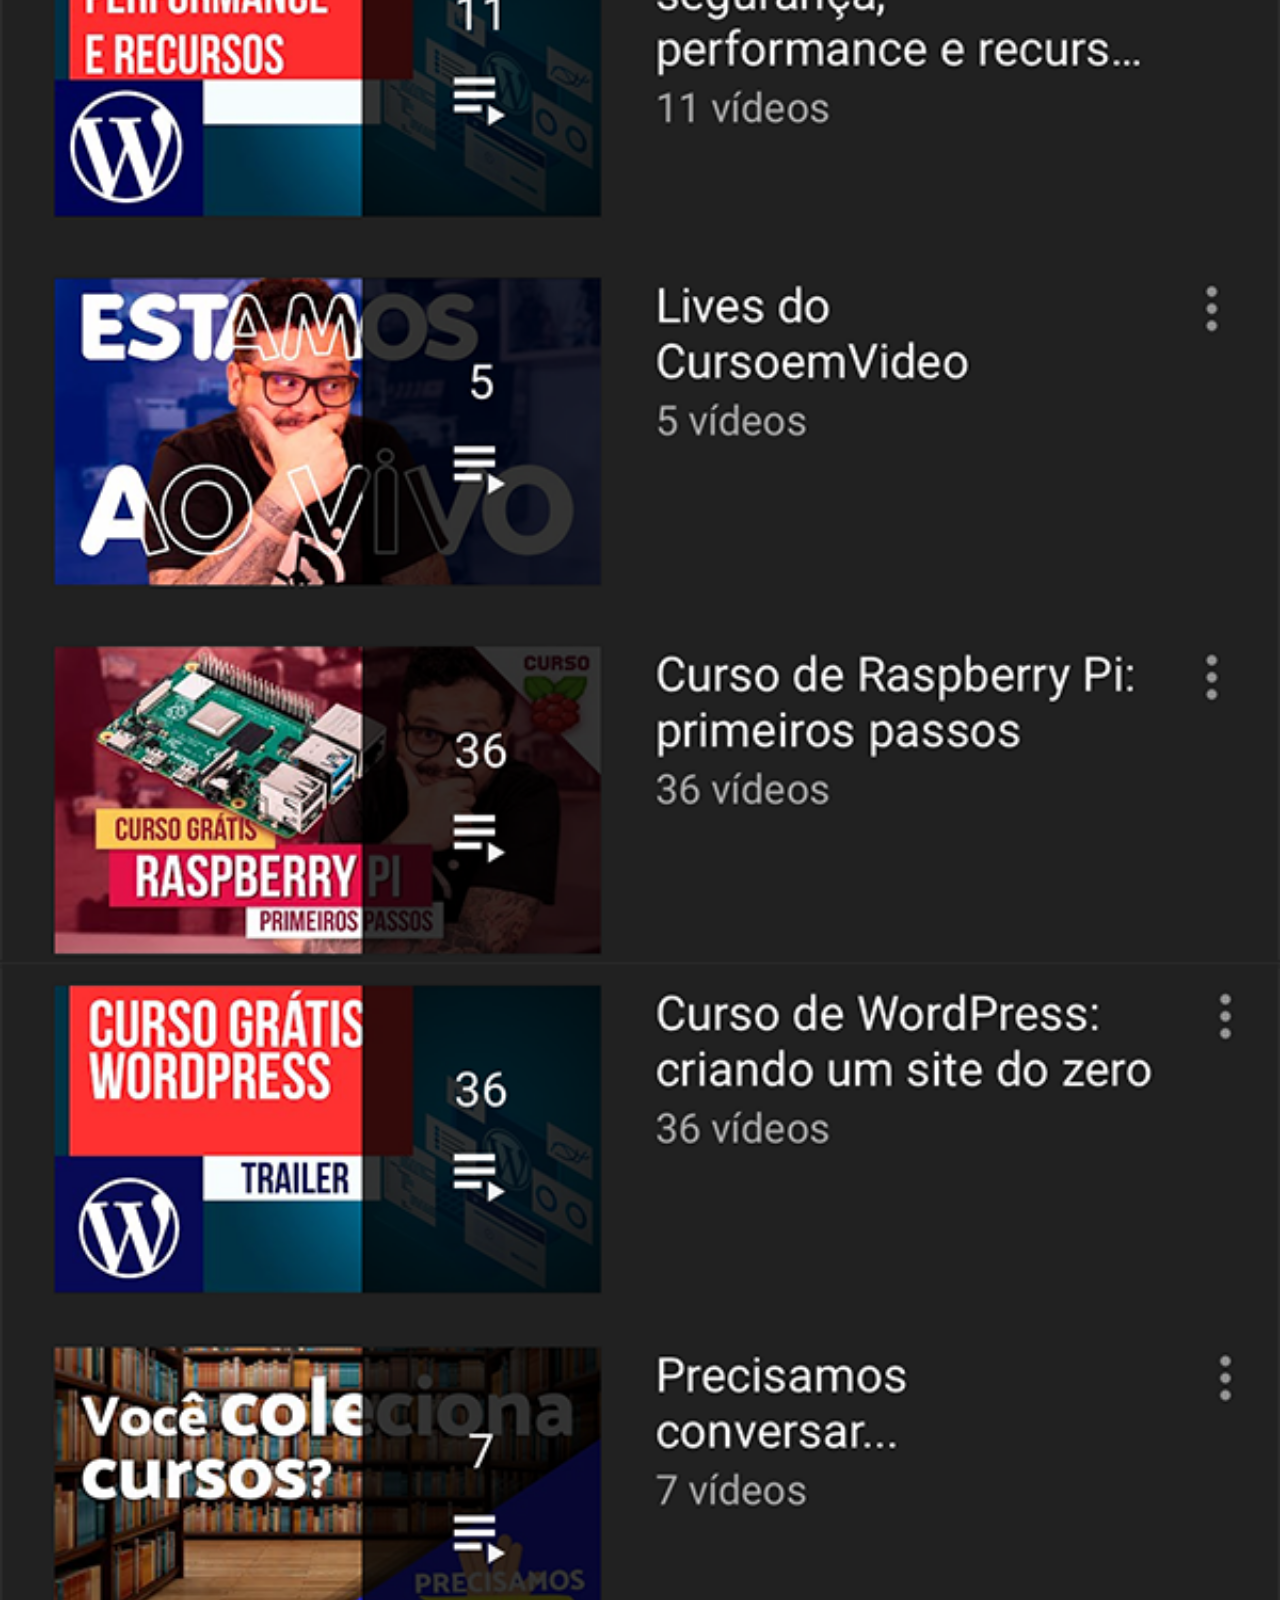
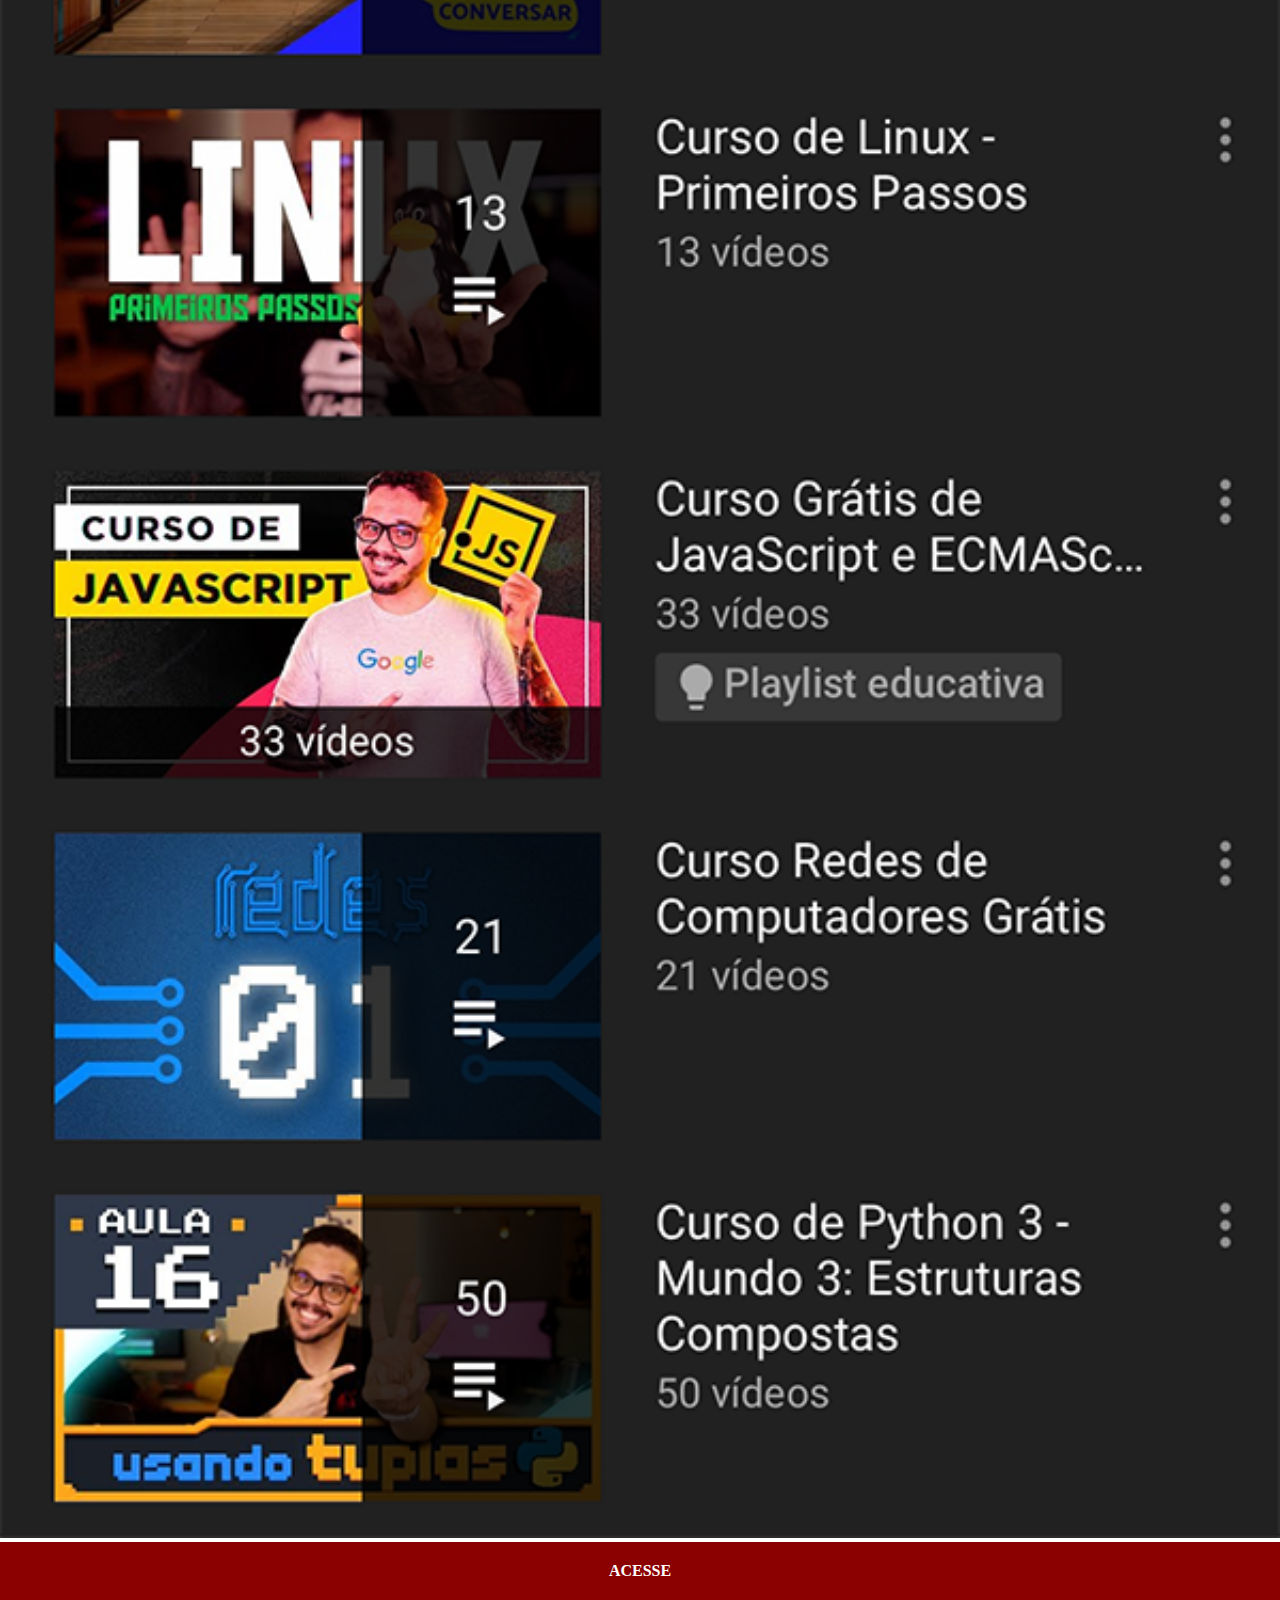
<file: youtube.html>
<!DOCTYPE html>
<html lang="pt-br">
<head>
    <meta charset="UTF-8">
    <meta name="viewport" content="width=device-width, initial-scale=1.0">
    <title>youtube</title>
    <style>
        ::-webkit-scrollbar{
            width: 0px;
            height: 0px;
        }

        *{
            margin: 0px;
            padding: 0px;
        }

        img{
            width: 100vw;
        }

        a{
            display: block;
            background-color: darkred;
            padding: 20px;
            text-align: center;
            font-weight: bolder;
            text-decoration: none;
            color: white;
        }

        a:hover{
            color: black;
        }
    </style>
</head>
<body>
    <img src="imagens/usaveis/tela-youtube.png" alt="png">
    <a href="https://www.youtube.com/c/CursoemVídeo" target="_blank">ACESSE</a>
</body>
</html>
</file>
<file: style.css>
@charset "UTF-8";

* {
    margin: 0px;
    padding: 0px;
}

html,body {
    background-color: black;
    height: 100vh;
    width: 100vw;
}

body{
    background: url(imagens/usaveis/photo-1550684376-efcbd6e3f031.avif) no-repeat top center;

    background-size: cover;

    background-attachment: fixed;
}

main{
    position: relative;
    height: 100vh;
    back
}

section#CellPhone {
    position: absolute;
    left: 50%;
    top: 50%;
    transform: translate(-50%, -50%);

    height: 627px;
    width: 311px;
    background: url(imagens/usaveis/frame-iphone.png) no-repeat;
    
}

iframe#tela{
    position: relative;
    left: 22px;
    top: 80px;

    width: 267px;
    height: 471px;
}

section#RedesSociais img{
    width: 50px;
    margin: 10px;
    border-radius: 50%;
    box-shadow: 2px 2px 5px rgba(0, 0, 0, 0.582);
    box-sizing: border-box;
}

section#RedesSociais{
    text-align: right;
}

section#RedesSociais img:hover{
    border: 2px solid rgba(255, 255, 255, 0.541);
    transform: translate(-3px, -3px);
    box-shadow: 3px 3px 7px rgba(0, 0, 0, 0.534);
    transition: transform 1s;
}
</file>
